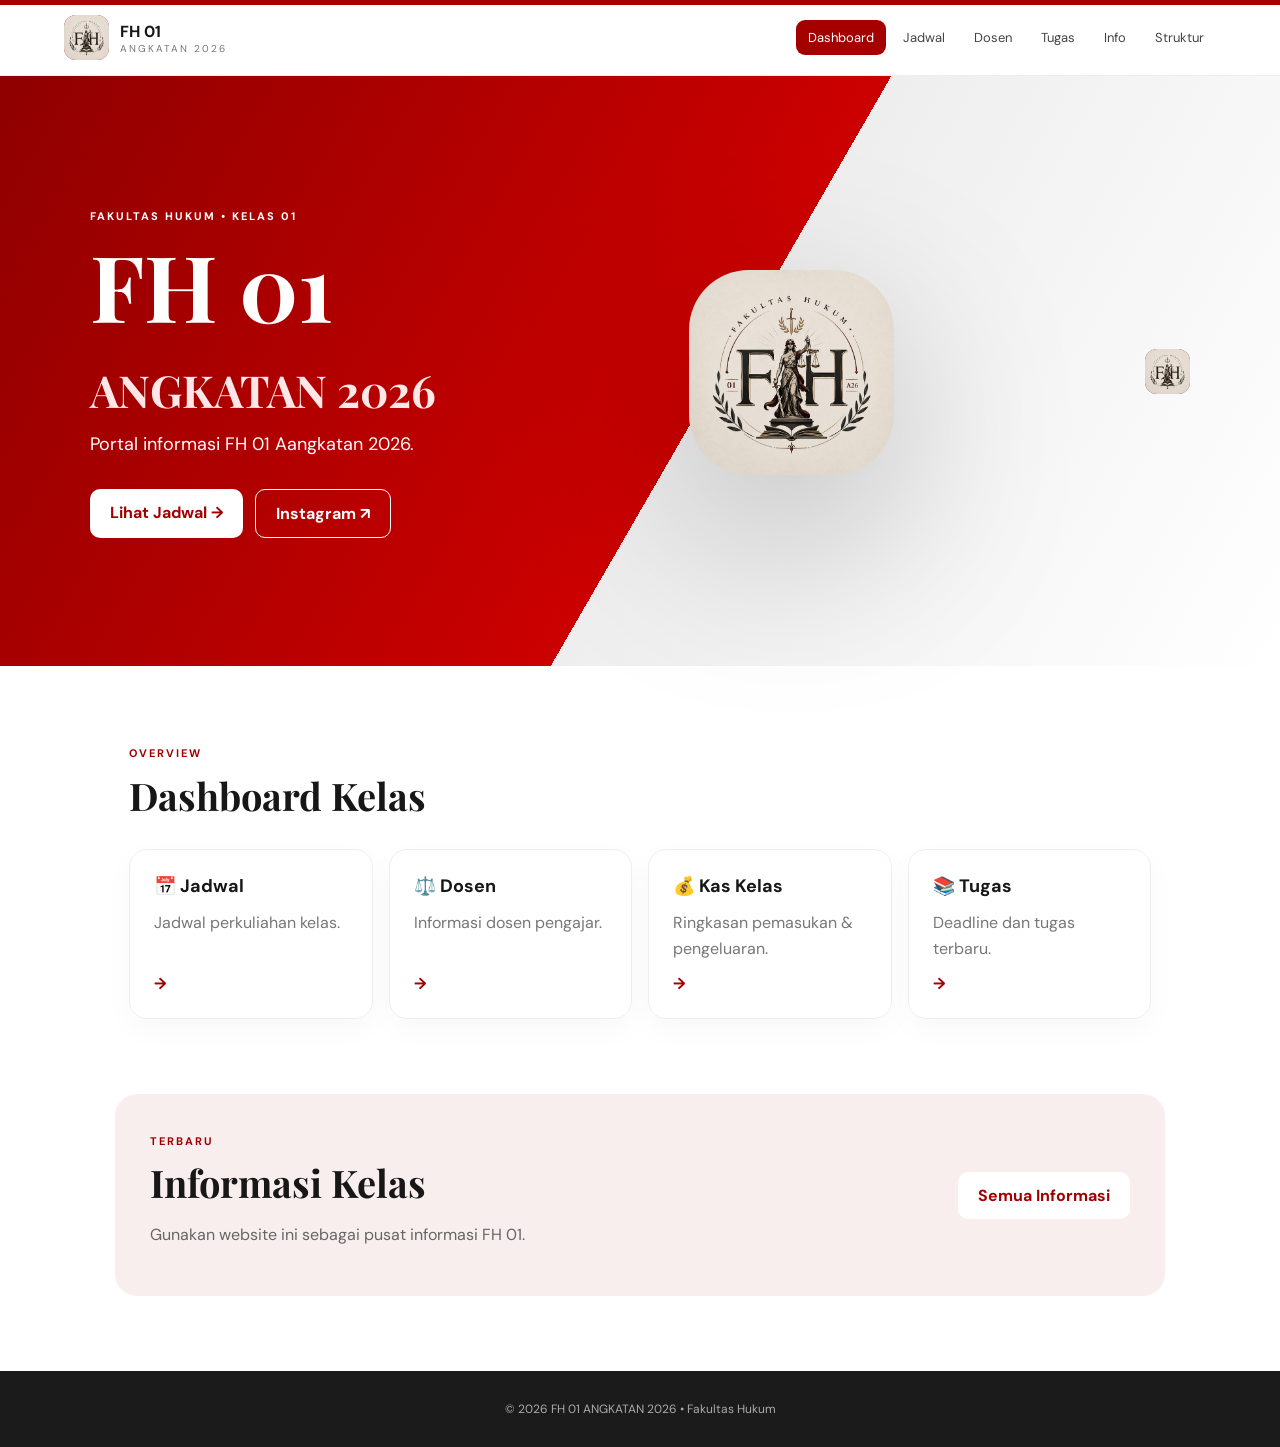
<file: index.html>
<!doctype html>
<html lang="id">
<head>
<meta charset="utf-8">
<meta name="viewport" content="width=device-width,initial-scale=1">
<title>FH 01 ANGKATAN 2026</title>
<link rel="stylesheet" href="style.css">
</head>
<body>
<header class="top">
<div class="brand">
<div class="logo"><img src="assets/logo.jpg" alt="Logo FH 01"></div>
<div>
<b>FH 01</b>
<small>ANGKATAN 2026</small>
</div>
</div>
<nav>
<a class="active" href="index.html">Dashboard</a>
<a href="jadwal.html">Jadwal</a>
<a href="dosen.html">Dosen</a>
<a href="tugas.html">Tugas</a>
<a href="pengumuman.html">Info</a>
<a href="struktur.html">Struktur</a>
</nav>
</header>
<main>
<section class="hero">
<div class="hero-text">
<span class="pill">FAKULTAS HUKUM • KELAS 01</span>
<h1>FH 01<br>
<em>ANGKATAN 2026</em>
</h1>
<p>Portal informasi FH 01 Aangkatan 2026.</p>
<div class="actions">
<a class="btn" href="jadwal.html">Lihat Jadwal →</a>
<a class="btn ghost" href="https://instagram.com/" target="_blank">Instagram ↗</a>
</div>
</div>
<div class="photo"> <div class="logo besar"><img src="assets/logo.jpg" alt="Logo besar"></div>
</div>
<div class="logo"><img src="assets/logo.jpg" alt="Logo FH 01"></div>
</div>
</section>
<section class="section">
<div class="section-head">
<div>
<span class="eyebrow">OVERVIEW</span>
<h2>Dashboard Kelas</h2>
</div>
</div>
<div class="cards">
<a class="card" href="jadwal.html">
<b>📅 Jadwal</b>
<span>Jadwal perkuliahan kelas.</span>
<strong>→</strong>
</a>
<a class="card" href="dosen.html">
<b>⚖️ Dosen</b>
<span>Informasi dosen pengajar.</span>
<strong>→</strong>
</a>
<a class="card" href="kas.html">
<b>💰 Kas Kelas</b>
<span>Ringkasan pemasukan & pengeluaran.</span>
<strong>→</strong>
</a>
<a class="card" href="tugas.html">
<b>📚 Tugas</b>
<span>Deadline dan tugas terbaru.</span>
<strong>→</strong>
</a>
</div>
</section>
<section class="notice">
<div>
<span class="eyebrow">TERBARU</span>
<h2>Informasi Kelas</h2>
<p>Gunakan website ini sebagai pusat informasi FH 01.</p>
</div>
<a class="btn" href="pengumuman.html">Semua Informasi</a>
</section>
</main>
<footer>© 2026 FH 01 ANGKATAN 2026 • Fakultas Hukum</footer>
<script src="script.js">
</script>
</body>
</html>
</file>
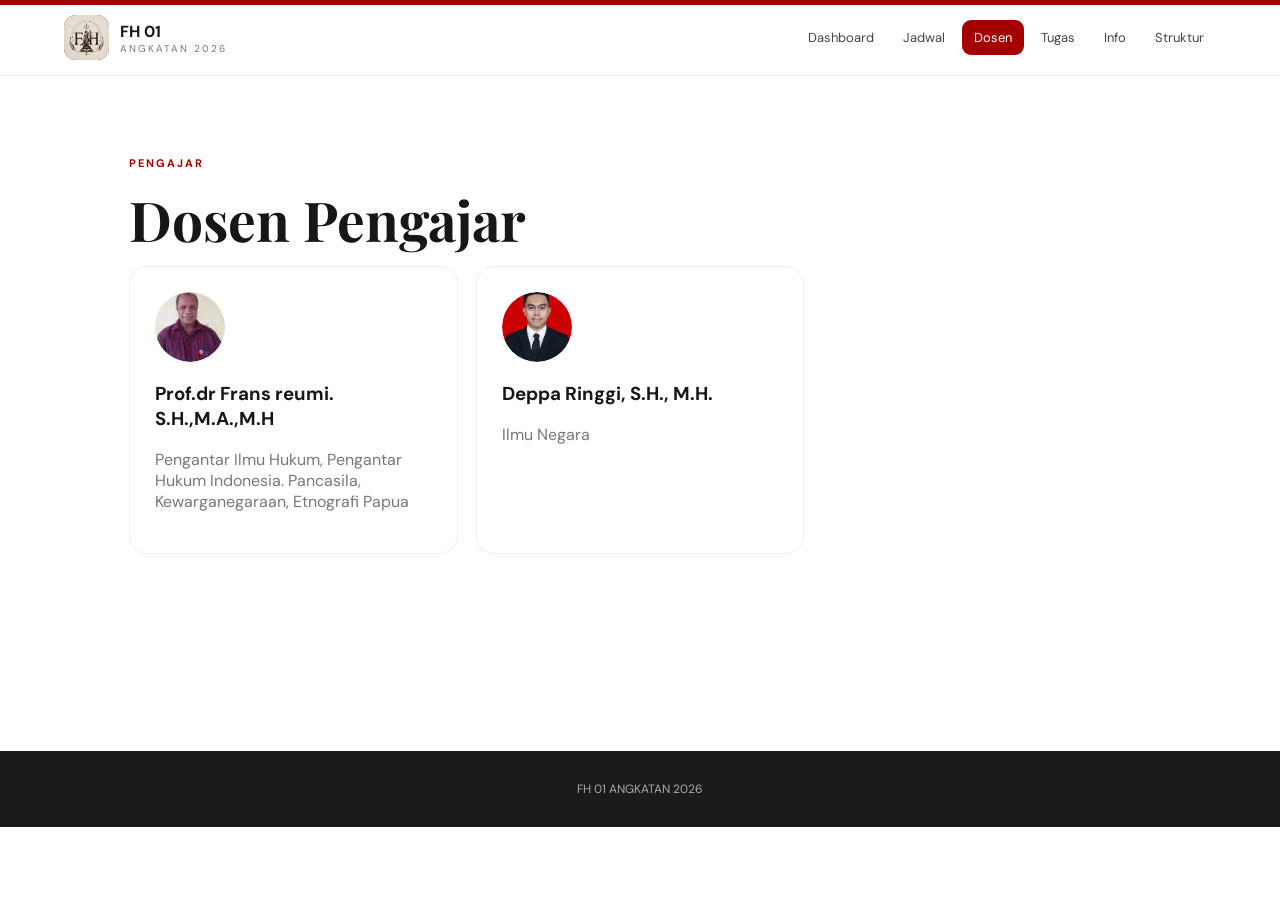
<file: dosen.html>
<!doctype html>
<html lang="id">
<head>
<meta charset="utf-8">
<meta name="viewport" content="width=device-width,initial-scale=1">
<title>Dosen • FH 01</title>
<link rel="stylesheet" href="style.css">
</head>
<body>
<header class="top">
<div class="brand">
<div class="logo"><img src="assets/logo.jpg" alt="Logo FH 01"></div>
<div>
<b>FH 01</b>
<small>ANGKATAN 2026</small>
</div>
</div>
<nav>
<a href="index.html">Dashboard</a>
<a href="jadwal.html">Jadwal</a>
<a class="active" href="dosen.html">Dosen</a>
<a href="tugas.html">Tugas</a>
<a href="pengumuman.html">Info</a>
<a href="struktur.html">Struktur</a>
</nav>
</header>
<main class="page">
<span class="eyebrow">PENGAJAR</span>
<h1>Dosen Pengajar</h1>
<div class="grid">
<div class="info">
<div class="avatar"><img src="assets/dosen.jpg" alt="Foto Dosen 1"></div>
<h3>Prof.dr Frans reumi. S.H.,M.A.,M.H</h3>
<p>Pengantar Ilmu Hukum,
  
Pengantar Hukum Indonesia.
  
Pancasila,
  
Kewarganegaraan,
  
Etnografi Papua</p>
</div>
<div class="info">
<div class="avatar"><img src="assets/dosen2.jpg" alt="Foto Dosen 2"></div>
<h3>Deppa Ringgi, S.H., M.H.</h3>
<p>Ilmu Negara</p>
</div>
</div>
</main>
<footer>FH 01 ANGKATAN 2026</footer>
</body>
</html>
</file>
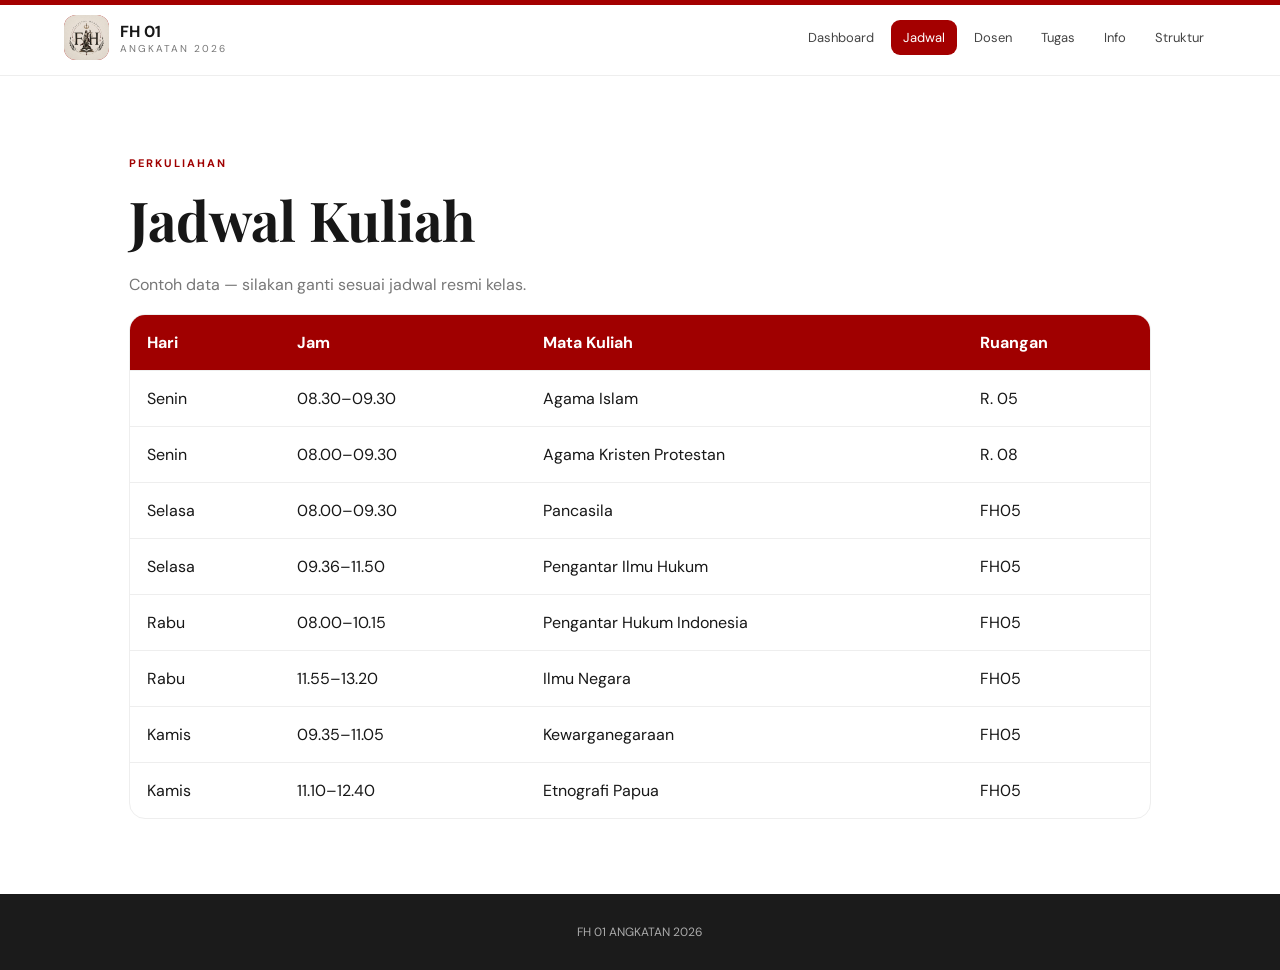
<file: jadwal.html>
<!doctype html>
<html lang="id">
<head>
<meta charset="utf-8">
<meta name="viewport" content="width=device-width,initial-scale=1">
<title>Jadwal • FH 01</title>
<link rel="stylesheet" href="style.css">
</head>
<body>
<header class="top">
<div class="brand">
<div class="logo"><img src="assets/logo.jpg" alt="Logo FH 01"></div>
<div>
<b>FH 01</b>
<small>ANGKATAN 2026</small>
</div>
</div>
<nav>
<a href="index.html">Dashboard</a>
<a class="active" href="jadwal.html">Jadwal</a>
<a href="dosen.html">Dosen</a>
<a href="tugas.html">Tugas</a>
<a href="pengumuman.html">Info</a>
<a href="struktur.html">Struktur</a>
</nav>
</header>
<main class="page">
<span class="eyebrow">PERKULIAHAN</span>
<h1>Jadwal Kuliah</h1>
<p class="muted">Contoh data — silakan ganti sesuai jadwal resmi kelas.</p>
<div class="tablewrap">
<table>
<tr><th>Hari</th><th>Jam</th><th>Mata Kuliah</th><th>Ruangan</th></tr>
<tr><td>Senin</td><td>08.30–09.30</td><td>Agama Islam</td><td>R. 05</td></tr>
<tr><td>Senin</td><td>08.00–09.30</td><td>Agama Kristen Protestan</td><td>R. 08</td></tr>
<tr><td>Selasa</td><td>08.00–09.30</td><td>Pancasila</td><td>FH05</td></tr>
<tr><td>Selasa</td><td>09.36–11.50</td><td>Pengantar Ilmu Hukum</td><td>FH05</td></tr>
<tr><td>Rabu</td><td>08.00–10.15</td><td>Pengantar Hukum Indonesia</td><td>FH05</td></tr>
<tr><td>Rabu</td><td>11.55–13.20</td><td>Ilmu Negara</td><td>FH05</td></tr>
<tr><td>Kamis</td><td>09.35–11.05</td><td>Kewarganegaraan</td><td>FH05</td></tr>
<tr><td>Kamis</td><td>11.10–12.40</td><td>Etnografi Papua</td><td>FH05</td></tr>
</table>
</div>
</main>
<footer>FH 01 ANGKATAN 2026</footer>
</body>
</html>
</file>
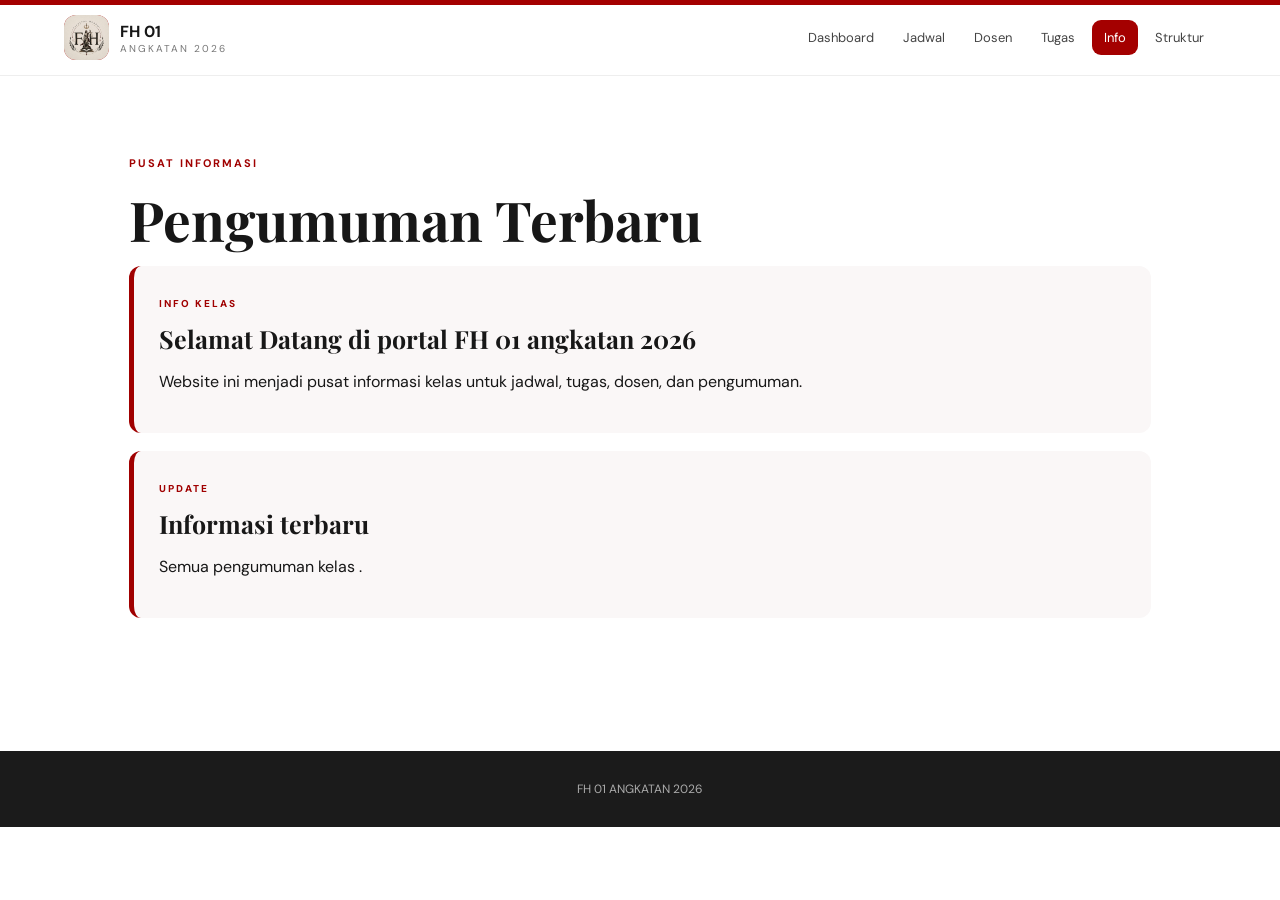
<file: pengumuman.html>
<!doctype html>
<html lang="id">
<head>
<meta charset="utf-8">
<meta name="viewport" content="width=device-width,initial-scale=1">
<title>Informasi • FH 01</title>
<link rel="stylesheet" href="style.css">
</head>
<body>
<header class="top">
<div class="brand">
<div class="logo"><img src="assets/logo.jpg" alt="Logo FH 01"></div>
<div>
<b>FH 01</b>
<small>ANGKATAN 2026</small>
</div>
</div>
<nav>
<a href="index.html">Dashboard</a>
<a href="jadwal.html">Jadwal</a>
<a href="dosen.html">Dosen</a>
<a href="tugas.html">Tugas</a>
<a class="active" href="pengumuman.html">Info</a>
<a href="struktur.html">Struktur</a>
</nav>
</header>
<main class="page">
<span class="eyebrow">PUSAT INFORMASI</span>
<h1>Pengumuman Terbaru</h1>
<div class="list">
<article>
<span class="date">INFO KELAS</span>
<h3>Selamat Datang di portal FH 01 angkatan 2026</h3>
<p>Website ini menjadi pusat informasi kelas untuk jadwal, tugas, dosen, dan pengumuman.</p>
</article>
<article>
<span class="date">UPDATE</span>
<h3>Informasi terbaru</h3>
<p>Semua pengumuman kelas .</p>
</article>
</div>
</main>
<footer>FH 01 ANGKATAN 2026</footer>
</body>
</html>
</file>
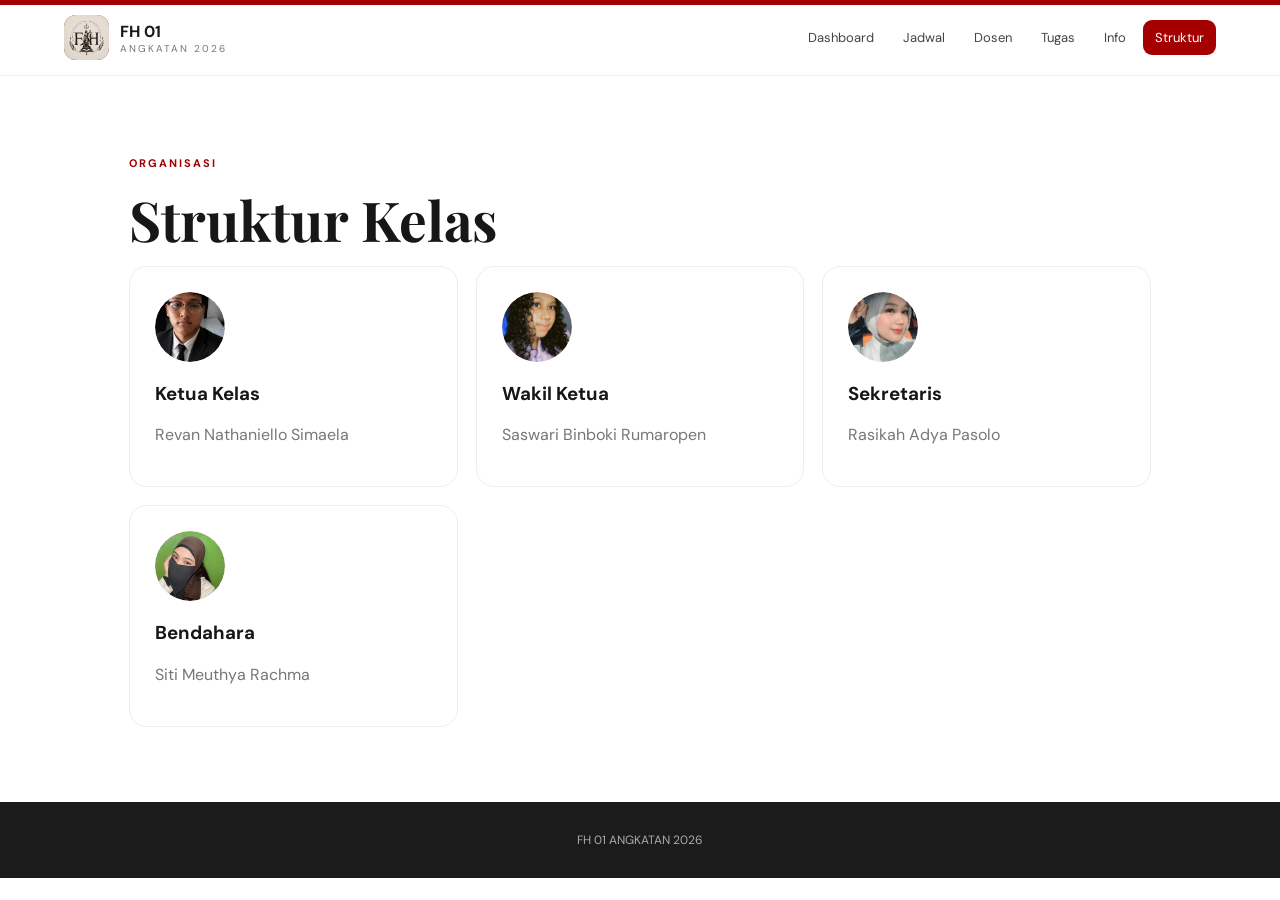
<file: struktur.html>
<!doctype html>
<html lang="id">
<head>
<meta charset="utf-8">
<meta name="viewport" content="width=device-width,initial-scale=1">
<title>Struktur • FH 01</title>
<link rel="stylesheet" href="style.css">
</head>
<body>
<header class="top">
<div class="brand">
<div class="logo"><img src="assets/logo.jpg" alt="Logo FH 01"></div>
<div>
<b>FH 01</b>
<small>ANGKATAN 2026</small>
</div>
</div>
<nav>
<a href="index.html">Dashboard</a>
<a href="jadwal.html">Jadwal</a>
<a href="dosen.html">Dosen</a>
<a href="tugas.html">Tugas</a>
<a href="pengumuman.html">Info</a>
<a class="active" href="struktur.html">Struktur</a>
</nav>
</header>
<main class="page">
<span class="eyebrow">ORGANISASI</span>
<h1>Struktur Kelas</h1>
<div class="grid">
<div class="info">
<div class="avatar"><img src="assets/ketua-kelas.jpg" alt="Foto Ketua Kelas"></div>
<h3>Ketua Kelas</h3>
<p>Revan Nathaniello Simaela</p>
</div>
<div class="info">
<div class="avatar"><img src="assets/wakil-ketua.jpg" alt="Foto Wakil Ketua"></div>
<h3>Wakil Ketua</h3>
<p>Saswari Binboki Rumaropen</p>
</div>
<div class="info">
<div class="avatar"><img src="assets/sekretaris.jpg" alt="Foto Sekretaris"></div>
<h3>Sekretaris</h3>
<p>Rasikah Adya Pasolo</p>
</div>
<div class="info">
<div class="avatar"><img src="assets/bendahara.jpg" alt="Foto Bendahara"></div>
<h3>Bendahara</h3>
<p>Siti Meuthya Rachma</p>
</div>
</div>
</main>
<footer>FH 01 ANGKATAN 2026</footer>
</body>
</html>
</file>
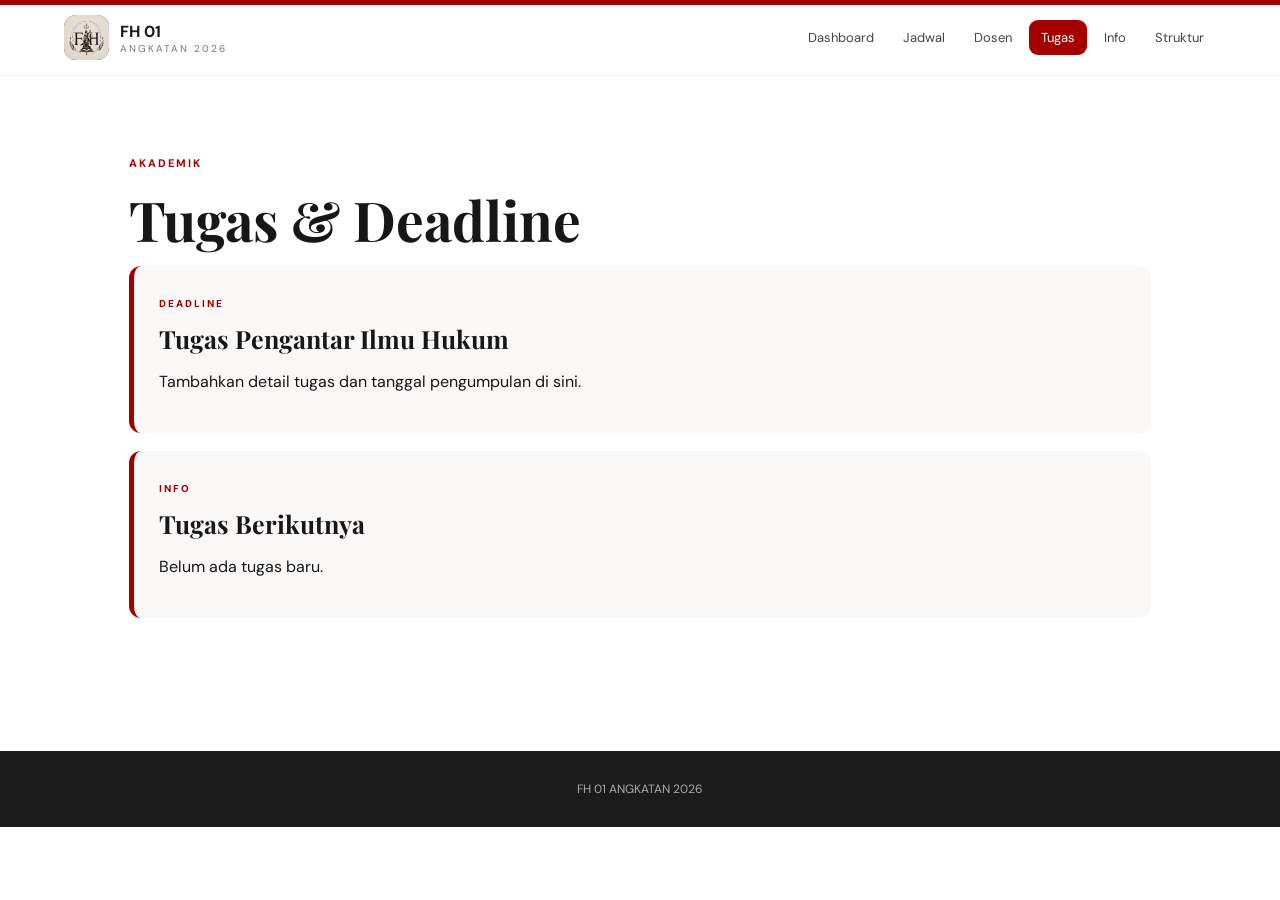
<file: tugas.html>
<!doctype html>
<html lang="id">
<head>
<meta charset="utf-8">
<meta name="viewport" content="width=device-width,initial-scale=1">
<title>Tugas • FH 01</title>
<link rel="stylesheet" href="style.css">
</head>
<body>
<header class="top">
<div class="brand">
<div class="logo"><img src="assets/logo.jpg" alt="Logo FH 01"></div>
<div>
<b>FH 01</b>
<small>ANGKATAN 2026</small>
</div>
</div>
<nav>
<a href="index.html">Dashboard</a>
<a href="jadwal.html">Jadwal</a>
<a href="dosen.html">Dosen</a>
<a class="active" href="tugas.html">Tugas</a>
<a href="pengumuman.html">Info</a>
<a href="struktur.html">Struktur</a>
</nav>
</header>
<main class="page">
<span class="eyebrow">AKADEMIK</span>
<h1>Tugas & Deadline</h1>
<div class="list">
<article>
<span class="date">DEADLINE</span>
<h3>Tugas Pengantar Ilmu Hukum</h3>
<p>Tambahkan detail tugas dan tanggal pengumpulan di sini.</p>
</article>
<article>
<span class="date">INFO</span>
<h3>Tugas Berikutnya</h3>
<p>Belum ada tugas baru.</p>
</article>
</div>
</main>
<footer>FH 01 ANGKATAN 2026</footer>
</body>
</html>
</file>
<file: style.css>
@import url('https://fonts.googleapis.com/css2?family=DM+Sans:wght@400;500;700&family=Playfair+Display:wght@600;700&display=swap');*{box-sizing:border-box}body{margin:0;font-family:'DM Sans',sans-serif;background:#fff;color:#171717}body:before{content:"";position:fixed;inset:0 0 auto 0;height:5px;background:#a40000;z-index:5}.top{height:auto;min-height:76px;padding:14px 5%;display:flex;align-items:center;justify-content:space-between;gap:25px;background:#fff;border-bottom:1px solid #eee;position:sticky;top:0;z-index:4}.brand{display:flex;align-items:center;gap:11px}.logo{width:45px;height:45px;border-radius:12px;background:#a40000;color:#fff;display:grid;place-items:center;font-weight:800}.brand b{display:block}.brand small{display:block;color:#777;font-size:10px;letter-spacing:2px}nav{display:flex;gap:5px;flex-wrap:wrap;justify-content:flex-end}nav a{padding:9px 12px;border-radius:9px;color:#444;text-decoration:none;font-size:13px}nav a:hover,nav a.active{background:#a40000;color:white}.hero{min-height:590px;background:linear-gradient(120deg,#8f0000,#c00 55%,#eee 55%,#fff);color:#fff;padding:75px 7%;display:flex;align-items:center;justify-content:space-between;gap:45px}.hero-text{max-width:650px}.pill,.eyebrow{font-size:11px;letter-spacing:2px;font-weight:700}.hero h1{font-family:'Playfair Display',serif;font-size:clamp(50px,8vw,92px);line-height:.92;margin:18px 0}.hero h1 em{font-size:.48em;font-style:normal;color:#ffe7e7}.hero p{font-size:18px;line-height:1.6;max-width:570px}.actions{display:flex;gap:12px;margin-top:30px}.btn{display:inline-block;padding:13px 20px;border-radius:10px;background:#fff;color:#a00000;text-decoration:none;font-weight:700}.btn.ghost{background:transparent;color:#fff;border:1px solid #fff}.photo{width:min(410px,38vw);height:410px;border:none;background:transparent;color:#a00000;display:grid;place-items:center;text-align:center;font-family:'Playfair Display';font-size:35px;box-shadow:none;overflow:visible}.section,.page{max-width:1150px;margin:auto;padding:75px 5%}.section-head{display:flex;justify-content:space-between}.eyebrow{color:#a00000}h1,h2{font-family:'Playfair Display',serif}h2{font-size:38px;margin:8px 0 28px}.cards{display:grid;grid-template-columns:repeat(4,1fr);gap:16px}.card{min-height:170px;padding:24px;border:1px solid #eee;border-radius:18px;text-decoration:none;color:#171717;display:flex;flex-direction:column;gap:12px;box-shadow:0 10px 30px #00000008;transition:.2s}.card:hover{transform:translateY(-5px);border-color:#d8aaaa}.card b{font-size:18px}.card span,.muted{color:#777;line-height:1.6}.card strong{margin-top:auto;color:#a00000}.static{min-height:120px}.notice{margin:0 5% 75px;padding:35px;max-width:1050px;margin-left:auto;margin-right:auto;border-radius:22px;background:#f8eeee;display:flex;align-items:center;justify-content:space-between;gap:25px}.notice h2{margin:7px 0}.notice p{color:#666}.page{min-height:75vh}.page h1{font-size:55px;margin:10px 0}.tablewrap{overflow:auto;border:1px solid #eee;border-radius:16px}table{width:100%;border-collapse:collapse;min-width:650px}th,td{text-align:left;padding:17px;border-bottom:1px solid #eee}th{background:#a00000;color:#fff}tr:last-child td{border:0}.grid{display:grid;grid-template-columns:repeat(3,1fr);gap:18px}.info{padding:25px;border:1px solid #eee;border-radius:18px}.info p{color:#777}.avatar{width:55px;height:55px;border-radius:50%;display:grid;place-items:center;background:#f4dddd;color:#a00000;font-weight:800}.money{font-size:45px;font-weight:800;margin:25px 0;color:#a00000}.list{display:grid;gap:18px}.list article{padding:25px;border-left:5px solid #a00000;border-radius:12px;background:#faf7f7}.list h3{font-family:'Playfair Display';font-size:25px;margin:10px 0}.date{font-size:10px;letter-spacing:2px;font-weight:800;color:#a00000}footer{text-align:center;padding:30px;background:#1b1b1b;color:#aaa;font-size:12px}@media(max-width:800px){.top{align-items:flex-start;flex-direction:column}.hero{padding:55px 6%;min-height:auto}.photo{width:220px;height:220px;font-size:22px}.cards,.grid{grid-template-columns:1fr 1fr}.page h1{font-size:42px}}@media(max-width:560px){nav{justify-content:flex-start}.hero{flex-direction:column;align-items:flex-start}.photo{align-self:center}.cards,.grid{grid-template-columns:1fr}.notice{flex-direction:column;align-items:flex-start}}
.logo img,.avatar img,.photo img {
    width: 100%;
    height: 100%;
    object-fit: cover;
    object-position: center;
    display: block;
}
.logo img{border-radius:12px}
.avatar{overflow:hidden}
.avatar img{border-radius:50%}
.photo{overflow:visible}
.photo img {
    width: min(410px, 90%);
    height: min(410px, 90%);
    object-fit: contain;
    object-position: center;
    transform: scale(5);
    display: block;
    filter: drop-shadow(0 12px 18px rgba(0,0,0,.22));
}

/* Avatar foto - bulat sempurna */
.avatar {
    width: 70px;
    height: 70px;
    border-radius: 50%;
    overflow: hidden;
    display: block;
    background: #f4dddd;
}

.avatar img {
    width: 100%;
    height: 100%;
    border-radius: 50%;
    object-fit: cover;
    object-position: center;
    display: block;
}
</file>
